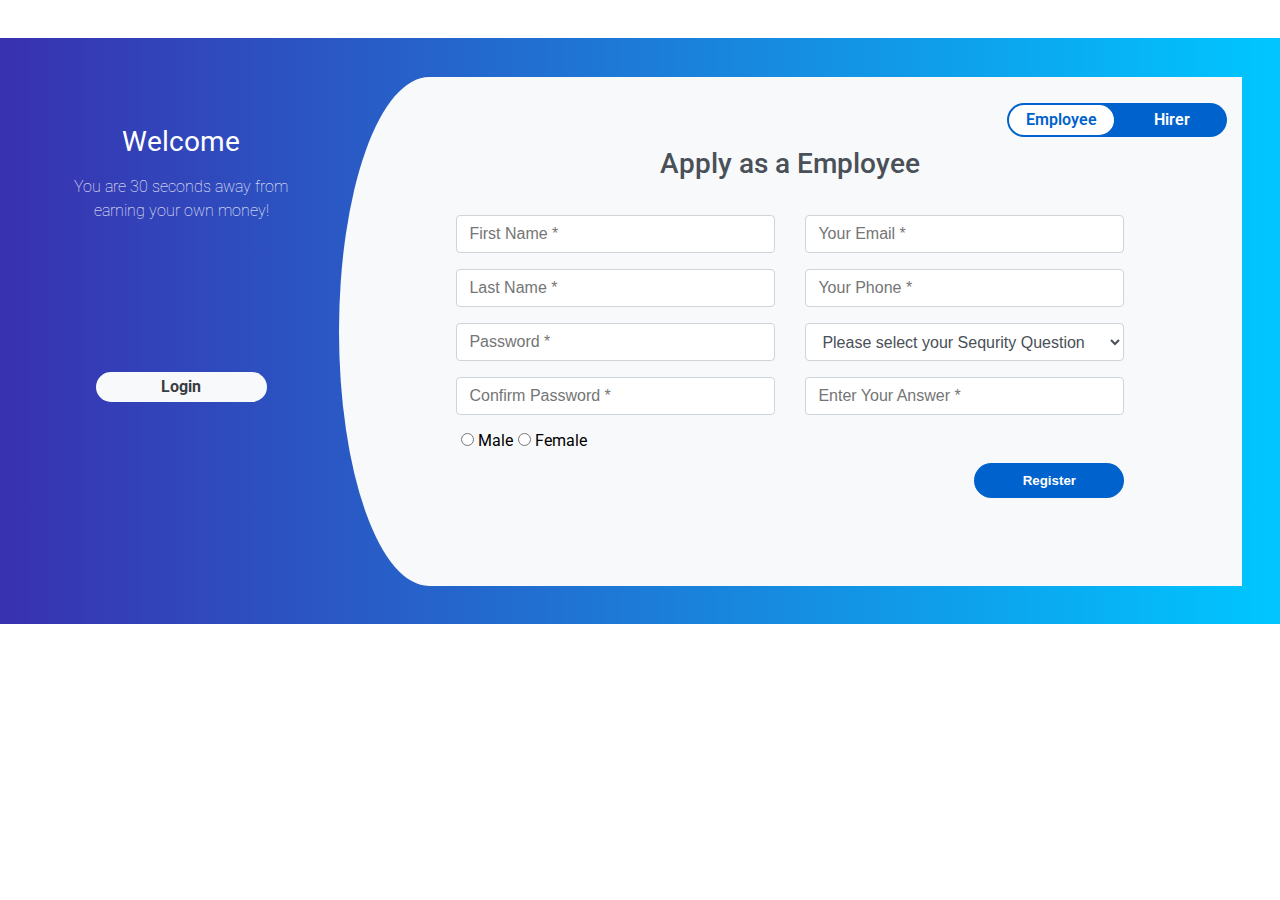
<file: bootnipp/index.html>
<!DOCTYPE html>
<html lang="en">
  <head>
    <meta charset="UTF-8">
    <meta name="viewport" content="width=device-width, initial-scale=1.0">
    <title>Document</title>
    <link rel="stylesheet" href="styles/styles.css">
    <link href="https://fonts.googleapis.com/css2?family=Bitter:wght@100;200;300;400;500;600;700&family=Lato:ital,wght@0,100;0,300;0,400;0,700;0,900;1,100&family=Montserrat:wght@200;300;400;500;600;700;800&family=Open+Sans:wght@300;400;500;600;700;800&family=Poppins:wght@100;200;300;400;500;600;700;800;900&family=Roboto:wght@100;300;400;500;700;900&display=swap" rel="stylesheet">
  </head>
  <body>
    <section class="section-bootnipp">
      <div class="container-bootnipp">

        <div class="container-login">
          <h3 class="title-login">
            Welcome
          </h3>
          <p class="text-login">
            You are 30 seconds away from earning your own money!
          </p>
          <a class="buttom-login" href="">
            <p>Login</p>
          </a>
        </div>

        <form class="container-form" action="">

          <div class="container-switch" id="buttom-switch">
            <div class="buttom-switch switch-1">
              <a>
                Employee
              </a>  
            </div>
            <div class="buttom-switch switch-2">
              <a>
                Hirer
              </a>
            </div>
          </div>

          <div class="form" id="form">
            <h3 class="title-form title-1">
              Apply as a Employee
            </h3>

            <div class="into-form default">
              <div class="form-group form-right">
                <input class="input-form" placeholder="First Name *" type="text">
                <input class="input-form" placeholder="Last Name *" type="text">
                <input class="input-form" placeholder="Password *" type="text">
                <input class="input-form" placeholder="Confirm Password *" type="text">
                <div class="container-radio">
                  <div class="container-gander">
                    <input class="radio-form" type="radio" name="gender" id="male">
                    <label class="text-gender" for="male">Male</label>
                  </div>
                  <div class="container-gander">
                    <input class="radio-form" type="radio" name="gender" id="female">
                    <label class="text-gender" for="female">Female</label>
                  </div>
                </div>
              </div>
              <div class="form-group form-left">
                <input class="input-form" placeholder="Your Email *" type="email">
                <input class="input-form" placeholder="Your Phone *" type="text">
                <select class="input-form" name="" id="">
                  <option value="" selected disabled>
                    Please select your Sequrity Question
                  </option>
                  <option value="">
                    Please select your Sequrity Question
                  </option>
                  <option value="">
                    What is Your old Phone Number
                  </option>
                  <option value="">
                    What is Your old Phone Number
                  </option>
                </select>
                <input class="input-form" placeholder="Enter Your Answer *" type="text">
                <input class="btn-register" type="submit" value="Register">
              </div>
            </div>

            <h3 class="title-form title-2">
              Apply as a Hirer
            </h3>

            <div class="into-form change">
              <div class="form-group form-right">
                <input class="input-form" placeholder="First Name *" type="text">
                <input class="input-form" placeholder="Last Name *" type="text">
                <input class="input-form" placeholder="Email *" type="email">
                <input class="input-form" placeholder="Phone *" type="text">
              </div>
              <div class="form-group form-left">
                <input class="input-form" placeholder="Password *" type="text">
                <input class="input-form" placeholder="Confirm Password *" type="text">
                <select class="input-form" name="" id="">
                  <option value="" selected disabled>
                    Please select your Sequrity Question
                  </option>
                  <option value="">
                    Please select your Sequrity Question
                  </option>
                  <option value="">
                    What is Your old Phone Number
                  </option>
                  <option value="">
                    What is Your old Phone Number
                  </option>
                </select>
                <input class="input-form" placeholder="`Answer *" type="text">
                <input class="btn-register" type="submit" value="Register">
              </div>
            </div>
            </div>
          </div>
        </form>

      </div>
    </section>

    <script src="js.js"></script>
  </body>
</html>
</file>
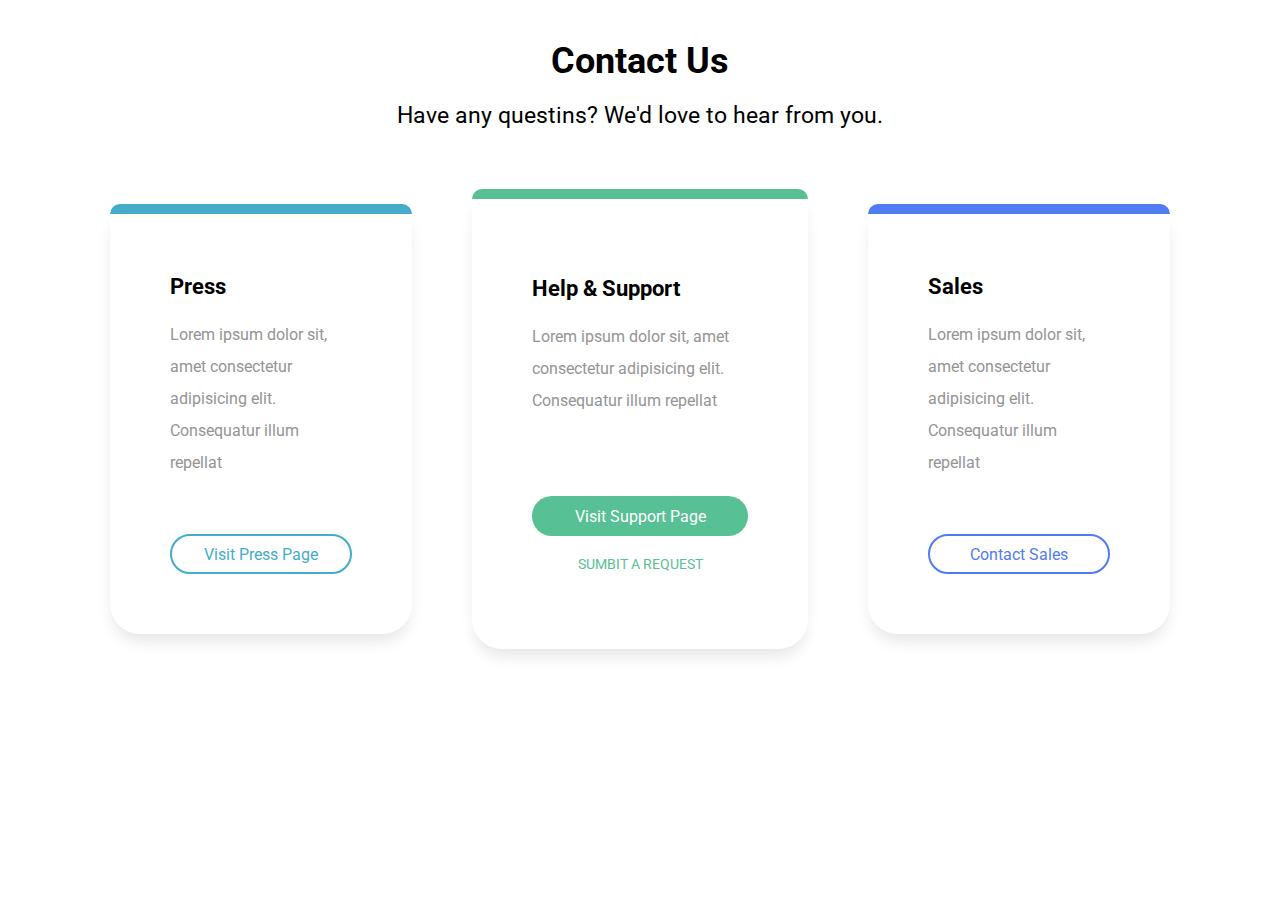
<file: contact-us/index.html>
<!DOCTYPE html>
<html lang="en">
  <head>
    <meta charset="UTF-8">
    <meta name="viewport" content="width=device-width, initial-scale=1.0">
    <title>Document</title>
    <link rel="stylesheet" href="styles/styles.css">
    <link href="https://fonts.googleapis.com/css2?family=Bitter:wght@100;200;300;400;500;600;700&family=Lato:ital,wght@0,100;0,300;0,400;0,700;0,900;1,100&family=Montserrat:wght@200;300;400;500;600;700;800&family=Open+Sans:wght@300;400;500;600;700;800&family=Poppins:wght@100;200;300;400;500;600;700;800;900&family=Roboto:wght@100;300;400;500;700;900&display=swap" rel="stylesheet">
  </head>
  <body>
    <!---------------------------section-contact-us----------------------------->
    <section class="contact-us">

      <!---------------------------container-contact-us----------------------------->
      <div class="container-contact-us">

        <!---------------------------title-contact-us----------------------------->
        <h1 class="title-contact">
          Contact Us
        </h1>

        <!---------------------------text-contact-us----------------------------->
        <p class="text-contact">
          Have any questins? We'd love to hear from you.
        </p>

        <!---------------------------card-contact-us----------------------------->
        <div class="container-cards">
          <div class="card-contact">
            <div class="line-top line-1">
              
            </div>
            <div class="into-card">
              <h3 class="title-card">
                Press
              </h3>
              <p class="text-card">
                Lorem ipsum dolor sit, amet consectetur
                adipisicing elit. Consequatur illum repellat
              </p>
              <a href="" class="buttom-card buttom-1">
                <p>
                  Visit Press Page
                </p>
              </a>
            </div>
          </div>
          <div class="card-contact contact-2">
            <div class="line-top line-2">
              
            </div>
            <div class="into-card card-2">
              <h3 class="title-card">
                Help & Support
              </h3>
              <p class="text-card">
                Lorem ipsum dolor sit, amet consectetur
                adipisicing elit. Consequatur illum repellat
              </p>
              <a href="" class="buttom-card buttom-2">
                <p>
                  Visit Support Page
                </p>
              </a>
              <a  class="buttom-submit" href="">
                SUMBIT A REQUEST
              </a>
            </div>
          </div>
          <div class="card-contact">
            <div class="line-top line-3">
              
            </div>
            <div class="into-card">
              <h3 class="title-card">
                Sales
              </h3>
              <p class="text-card">
                Lorem ipsum dolor sit, amet consectetur
                adipisicing elit. Consequatur illum repellat
              </p>
              <a href="" class="buttom-card buttom-3">
                <p>
                  Contact Sales
                </p>
              </a>
            </div>
          </div>
        </div>
      </div>
    </section>
  </body>
</html>
</file>
<file: bootnipp/styles/styles.css>
* {
  margin: 0;
  padding: 0;
  box-sizing: border-box;
}

.section-bootnipp {
  display: flex;
  justify-content: center;
}
.section-bootnipp .container-bootnipp {
  max-width: 1440px;
  display: flex;
  background: -webkit-linear-gradient(left, #3931af, #00c6ff);
  padding: 3%;
  margin-top: 3%;
}
.section-bootnipp .container-bootnipp .container-login {
  max-width: 25%;
  padding-right: 15px;
  margin-top: 4%;
  display: flex;
  flex-direction: column;
  align-items: center;
}
.section-bootnipp .container-bootnipp .container-login .title-login {
  font-family: "Roboto", sans-serif;
  margin-bottom: 8px;
  line-height: 1.2;
  font-size: 1.75rem;
  font-weight: 400;
  color: #fff;
  text-align: center;
}
.section-bootnipp .container-bootnipp .container-login .text-login {
  font-family: "Roboto", sans-serif;
  text-align: center;
  color: #fff;
  padding: 12%;
  margin-top: -9%;
  font-weight: 100;
  line-height: 1.5;
}
.section-bootnipp .container-bootnipp .container-login .buttom-login {
  border-radius: 1.5rem;
  padding: 2%;
  width: 60%;
  background: #f8f9fa;
  margin-top: 40%;
  margin-bottom: 3%;
  cursor: pointer;
  display: flex;
  justify-content: center;
  text-decoration: none;
  transition: 0.5s;
}
.section-bootnipp .container-bootnipp .container-login .buttom-login:hover {
  background: #c0c1c1;
}
.section-bootnipp .container-bootnipp .container-login .buttom-login p {
  font-family: "Roboto", sans-serif;
  font-weight: bold;
  color: #383d41;
}
.section-bootnipp .container-bootnipp .container-form {
  max-width: 75%;
  width: 100%;
  background: #f8f9fa;
  border-top-left-radius: 10% 50%;
  border-bottom-left-radius: 10% 50%;
  padding: 0 15px;
}
.section-bootnipp .container-bootnipp .container-form .container-switch {
  max-width: 220px;
  cursor: pointer;
  width: 100%;
  height: 34px;
  margin-top: 3%;
  margin-left: auto;
  background: #0062cc;
  border-radius: 1.5rem;
  display: flex;
}
.section-bootnipp .container-bootnipp .container-form .container-switch div.switch-1 a {
  color: #0062cc;
}
.section-bootnipp .container-bootnipp .container-form .container-switch div.switch-2 {
  background-color: transparent;
}
.section-bootnipp .container-bootnipp .container-form .container-switch div.switch-2 a {
  color: #fff;
}
.section-bootnipp .container-bootnipp .container-form .container-switch .buttom-switch {
  margin: 1%;
  width: 50%;
  border-radius: 1.5rem;
  background-color: #fff;
  display: flex;
  align-items: center;
  justify-content: center;
}
.section-bootnipp .container-bootnipp .container-form .container-switch .buttom-switch a {
  font-family: "Roboto", sans-serif;
  font-weight: 600;
  color: #0062cc;
  transition: all 0.5;
}
.section-bootnipp .container-bootnipp .container-form .container-switch .buttom-switch:hover a {
  transform: translateY(-1px);
}
.section-bootnipp .container-bootnipp .container-form div.active div.switch-1 {
  background-color: transparent;
}
.section-bootnipp .container-bootnipp .container-form div.active div.switch-1 a {
  color: #fff;
}
.section-bootnipp .container-bootnipp .container-form div.active div.switch-2 {
  background-color: #fff;
}
.section-bootnipp .container-bootnipp .container-form div.active div.switch-2 a {
  color: #0062cc;
}
.section-bootnipp .container-bootnipp .container-form .form .title-form {
  font-family: "Roboto", sans-serif;
  text-align: center;
  color: #495057;
  font-weight: 500;
  line-height: 1.2;
  font-size: 28px;
  margin-top: 10px;
}
.section-bootnipp .container-bootnipp .container-form .form .title-2 {
  display: none;
}
.section-bootnipp .container-bootnipp .container-form .form .into-form {
  padding: 4% 10% 10%;
  display: flex;
  transition: opacity 0.15s linear;
}
.section-bootnipp .container-bootnipp .container-form .form .into-form .form-group {
  padding: 0 15px;
  max-width: 50%;
}
.section-bootnipp .container-bootnipp .container-form .form .into-form .form-group .input-form {
  width: 100%;
  padding: 6px 12px;
  margin-bottom: 16px;
  min-height: 38px;
  font-size: 16px;
  line-height: 1.5;
  color: #495057;
  background-color: #fff;
  border: 1px solid #ced4da;
  border-radius: 0.25rem;
  transition: border-color 0.15s ease-in-out, box-shadow 0.15s ease-in-out;
}
.section-bootnipp .container-bootnipp .container-form .form .into-form .form-group .input-form:focus {
  color: #495057;
  background-color: #fff;
  border-color: #80bdff;
  outline: 0;
  box-shadow: 0 0 0 0.2rem rgba(0, 123, 255, 0.25);
}
.section-bootnipp .container-bootnipp .container-form .form .into-form .form-group .container-radio {
  display: flex;
  align-items: center;
  margin-bottom: 20px;
}
.section-bootnipp .container-bootnipp .container-form .form .into-form .form-group .container-radio .container-gander .radio-form {
  margin-left: 5px;
}
.section-bootnipp .container-bootnipp .container-form .form .into-form .form-group .container-radio .container-gander .text-gender {
  font-family: "Roboto", sans-serif;
}
.section-bootnipp .container-bootnipp .container-form .form .into-form .form-group .btn-register {
  max-width: 150px;
  width: 100%;
  min-height: 35px;
  margin-top: 10%;
  border: none;
  border-radius: 1.5rem;
  padding: 2%;
  background: #0062cc;
  color: #fff;
  font-weight: 600;
  cursor: pointer;
  transition: 0.5s;
}
.section-bootnipp .container-bootnipp .container-form .form .into-form .form-group .btn-register:hover {
  background: #5592d3;
}
.section-bootnipp .container-bootnipp .container-form .form .into-form .form-left {
  display: flex;
  flex-direction: column;
  align-items: end;
  width: 100%;
}
.section-bootnipp .container-bootnipp .container-form .form .change {
  display: none;
}
.section-bootnipp .container-bootnipp .container-form .change-form .default {
  display: none;
}
.section-bootnipp .container-bootnipp .container-form .change-form .change {
  display: flex;
}
.section-bootnipp .container-bootnipp .container-form .change-form .title-1 {
  display: none;
}
.section-bootnipp .container-bootnipp .container-form .change-form .title-2 {
  display: block;
}
@media (max-width: 768px) {
  .section-bootnipp .container-bootnipp {
    flex-direction: column;
  }
  .section-bootnipp .container-bootnipp .container-login {
    max-width: 100%;
  }
  .section-bootnipp .container-bootnipp .container-login .text-login {
    max-width: 520px;
  }
  .section-bootnipp .container-bootnipp .container-login .buttom-login {
    margin: 10px 0 30px 0;
    width: 40%;
  }
  .section-bootnipp .container-bootnipp .container-form {
    max-width: 100%;
  }
  .section-bootnipp .container-bootnipp .container-form .form .into-form {
    flex-direction: column;
  }
  .section-bootnipp .container-bootnipp .container-form .form .into-form .form-group {
    max-width: 100%;
  }
}
@media (max-width: 380px) {
  .section-bootnipp .container-bootnipp .container-form .container-switch {
    margin-top: 20px;
  }
  .section-bootnipp .container-bootnipp .container-form .form .title-form {
    font-size: 22px;
    margin: 30px 0;
  }
  .section-bootnipp .container-bootnipp .container-form .form .into-form {
    padding: 0 20px 20px 20px;
  }
}/*# sourceMappingURL=styles.css.map */
</file>
<file: contact-us/styles/styles.css>
* {
  margin: 0;
  padding: 0;
  box-sizing: border-box;
}

.contact-us .container-contact-us {
  max-width: 1440px;
  margin: auto;
  padding: 0 20px;
  margin-top: 40px;
}
.contact-us .container-contact-us .title-contact {
  font-family: "Roboto", sans-serif;
  font-size: 36px;
  margin-bottom: 20px;
  text-align: center;
}
.contact-us .container-contact-us .text-contact {
  font-family: "Roboto", sans-serif;
  font-size: 23px;
  margin-bottom: 60px;
  text-align: center;
}
.contact-us .container-contact-us .container-cards {
  display: flex;
  align-items: center;
  padding: 0 60px;
}
.contact-us .container-contact-us .container-cards .card-contact {
  max-width: 33.3333333333%;
  margin: 0 30px;
}
.contact-us .container-contact-us .container-cards .card-contact .line-top {
  min-height: 10px;
  border-radius: 30px 30px 0 0;
}
.contact-us .container-contact-us .container-cards .card-contact .line-1 {
  background-color: #44abcb;
}
.contact-us .container-contact-us .container-cards .card-contact .line-2 {
  background-color: #57c094;
}
.contact-us .container-contact-us .container-cards .card-contact .line-3 {
  background-color: #517bf1;
}
.contact-us .container-contact-us .container-cards .card-contact .into-card {
  box-shadow: 0px 10px 15px -3px rgba(0, 0, 0, 0.1);
  border-radius: 0 0 30px 30px;
  padding: 60px;
}
.contact-us .container-contact-us .container-cards .card-contact .into-card .title-card {
  font-family: "Roboto", sans-serif;
  margin-bottom: 20px;
  font-size: 22px;
}
.contact-us .container-contact-us .container-cards .card-contact .into-card .text-card {
  font-family: "Roboto", sans-serif;
  line-height: 2;
  font-size: 16px;
  color: #949494;
  min-height: 120px;
  margin-bottom: 55px;
}
.contact-us .container-contact-us .container-cards .card-contact .into-card .buttom-card {
  display: flex;
  justify-content: center;
  text-decoration: none;
  min-height: 40px;
  border-radius: 30px;
  transition: 0.6s;
}
.contact-us .container-contact-us .container-cards .card-contact .into-card .buttom-card p {
  font-family: "Roboto", sans-serif;
  display: flex;
  align-items: center;
}
.contact-us .container-contact-us .container-cards .card-contact .into-card .buttom-submit {
  display: flex;
  justify-content: center;
  text-decoration: none;
  font-family: "Roboto", sans-serif;
  color: #57c094;
  font-size: 14px;
  transition: 0.5s;
}
.contact-us .container-contact-us .container-cards .card-contact .into-card .buttom-submit:hover {
  color: black;
}
.contact-us .container-contact-us .container-cards .card-contact .into-card .buttom-1 {
  background-color: transparent;
  border: 2px solid #44abcb;
}
.contact-us .container-contact-us .container-cards .card-contact .into-card .buttom-1 p {
  color: #44abcb;
}
.contact-us .container-contact-us .container-cards .card-contact .into-card .buttom-1:hover {
  background-color: #44abcb;
}
.contact-us .container-contact-us .container-cards .card-contact .into-card .buttom-1:hover p {
  color: #fff;
}
.contact-us .container-contact-us .container-cards .card-contact .into-card .buttom-2 {
  background-color: #57c094;
  margin-bottom: 20px;
}
.contact-us .container-contact-us .container-cards .card-contact .into-card .buttom-2 p {
  color: white;
}
.contact-us .container-contact-us .container-cards .card-contact .into-card .buttom-2:hover {
  background-color: transparent;
  border: 2px solid #57c094;
}
.contact-us .container-contact-us .container-cards .card-contact .into-card .buttom-2:hover p {
  color: #57c094;
}
.contact-us .container-contact-us .container-cards .card-contact .into-card .buttom-3 {
  background-color: transparent;
  border: 2px solid #517bf1;
}
.contact-us .container-contact-us .container-cards .card-contact .into-card .buttom-3 p {
  color: #517bf1;
}
.contact-us .container-contact-us .container-cards .card-contact .into-card .buttom-3:hover {
  background-color: #517bf1;
}
.contact-us .container-contact-us .container-cards .card-contact .into-card .buttom-3:hover p {
  color: #fff;
}
.contact-us .container-contact-us .container-cards .contact-2 {
  max-width: 30%;
  width: 100%;
}
.contact-us .container-contact-us .container-cards .contact-2 .card-2 {
  height: 180%;
  min-height: 450px;
  display: flex;
  flex-direction: column;
  justify-content: center;
}
@media (max-width: 1200px) {
  .contact-us .container-contact-us .container-cards {
    padding: 0 40px;
  }
  .contact-us .container-contact-us .container-cards .card-contact {
    margin: 0 15px;
  }
  .contact-us .container-contact-us .container-cards .card-contact .into-card {
    padding: 40px;
  }
  .contact-us .container-contact-us .container-cards .contact-2 .card-2 {
    min-height: 100%;
  }
}
@media (max-width: 980px) {
  .contact-us .container-contact-us .container-cards {
    flex-direction: column;
  }
  .contact-us .container-contact-us .container-cards .card-contact {
    max-width: 80%;
    width: 100%;
  }
  .contact-us .container-contact-us .container-cards .card-contact .into-card {
    margin: 0 auto 40px;
  }
  .contact-us .container-contact-us .container-cards .card-contact .into-card .buttom-card {
    max-width: 300px;
    width: 100%;
    margin: 0 auto 20px;
  }
  .contact-us .container-contact-us .container-cards .contact-2 {
    max-width: 80%;
    width: 100%;
  }
}
@media (max-width: 580px) {
  .contact-us .container-contact-us .title-contact {
    font-size: 30px;
  }
  .contact-us .container-contact-us .text-contact {
    font-size: 18px;
    margin-bottom: 40px;
  }
  .contact-us .container-contact-us .container-cards {
    padding: 10px;
  }
  .contact-us .container-contact-us .container-cards .card-contact {
    max-width: 100%;
  }
}/*# sourceMappingURL=styles.css.map */
</file>
